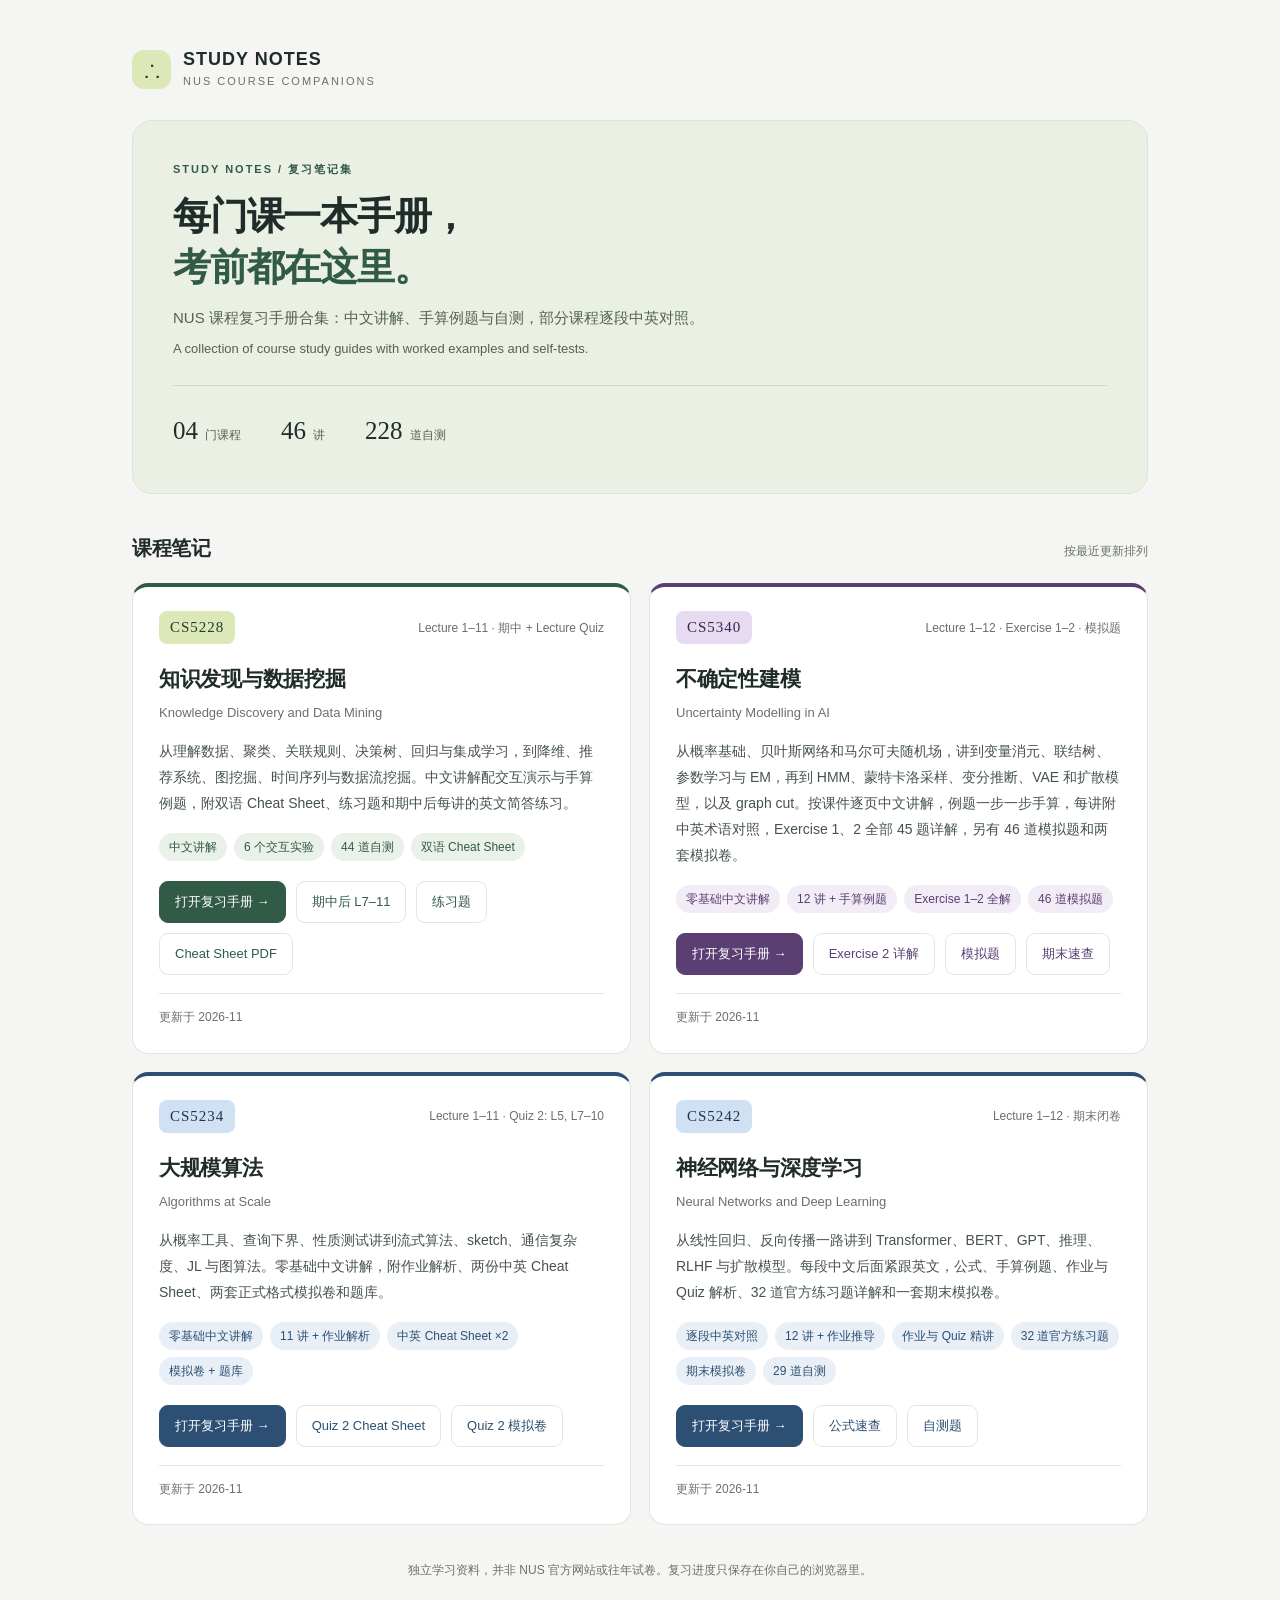
<file: index.html>
<!doctype html>
<html lang="zh-CN">
<head>
<meta charset="utf-8"><meta name="viewport" content="width=device-width,initial-scale=1">
<meta name="description" content="NUS 课程复习手册合集：中文讲解、手算例题与自测，部分课程逐段中英对照。">
<title>复习笔记 · Study Notes</title>
<link rel="stylesheet" href="assets/site.css">
<script>(function(){var h=location.hash;if(/^#(overview|lecture[1-6]|review|cheat-sheet)$/.test(h))location.replace("cs5228-study.html"+h)})();</script>
</head>
<body>
<main class="hub">
 <div class="hub-brand"><span class="brandmark" aria-hidden="true">∴</span><div><strong>STUDY NOTES</strong><small>NUS COURSE COMPANIONS</small></div></div>
 <section class="hub-hero">
  <div class="eyebrow" style="color:#315b47">STUDY NOTES / 复习笔记集</div>
  <h1>每门课一本手册，<br><span>考前都在这里。</span></h1>
  <p>NUS 课程复习手册合集：中文讲解、手算例题与自测，部分课程逐段中英对照。</p>
  <p class="en-sub">A collection of course study guides with worked examples and self-tests.</p>
  <div class="hub-metrics"><div><b>04</b><span>门课程</span></div><div><b>46</b><span>讲</span></div><div><b>228</b><span>道自测</span></div></div>
 </section>
 <div class="sectionhead"><h2>课程笔记</h2><small>按最近更新排列</small></div>
 <div class="course-grid">
 <article class="course-card accent-green"><div class="course-top"><span class="course-code">CS5228</span><span>Lecture 1–11 · 期中 + Lecture Quiz</span></div><h2>知识发现与数据挖掘</h2><p class="en-sub">Knowledge Discovery and Data Mining</p><p class="course-summary">从理解数据、聚类、关联规则、决策树、回归与集成学习，到降维、推荐系统、图挖掘、时间序列与数据流挖掘。中文讲解配交互演示与手算例题，附双语 Cheat Sheet、练习题和期中后每讲的英文简答练习。</p><ul class="chips"><li>中文讲解</li><li>6 个交互实验</li><li>44 道自测</li><li>双语 Cheat Sheet</li></ul><div class="course-links"><a href="cs5228-study.html" class="primary">打开复习手册 →</a><a href="cs5228-study.html#lecture7">期中后 L7–11</a><a href="cs5228-practice.html">练习题</a><a href="cs5228-bilingual-cheat-sheet.pdf">Cheat Sheet PDF</a></div><div class="course-foot">更新于 2026-11</div></article><article class="course-card accent-plum"><div class="course-top"><span class="course-code">CS5340</span><span>Lecture 1–12 · Exercise 1–2 · 模拟题</span></div><h2>不确定性建模</h2><p class="en-sub">Uncertainty Modelling in AI</p><p class="course-summary">从概率基础、贝叶斯网络和马尔可夫随机场，讲到变量消元、联结树、参数学习与 EM，再到 HMM、蒙特卡洛采样、变分推断、VAE 和扩散模型，以及 graph cut。按课件逐页中文讲解，例题一步一步手算，每讲附中英术语对照，Exercise 1、2 全部 45 题详解，另有 46 道模拟题和两套模拟卷。</p><ul class="chips"><li>零基础中文讲解</li><li>12 讲 + 手算例题</li><li>Exercise 1–2 全解</li><li>46 道模拟题</li></ul><div class="course-links"><a href="cs5340-study.html" class="primary">打开复习手册 →</a><a href="cs5340-study.html#ex2">Exercise 2 详解</a><a href="cs5340-study.html#mock">模拟题</a><a href="cs5340-study.html#final">期末速查</a></div><div class="course-foot">更新于 2026-11</div></article><article class="course-card accent-blue"><div class="course-top"><span class="course-code">CS5234</span><span>Lecture 1–11 · Quiz 2: L5, L7–10</span></div><h2>大规模算法</h2><p class="en-sub">Algorithms at Scale</p><p class="course-summary">从概率工具、查询下界、性质测试讲到流式算法、sketch、通信复杂度、JL 与图算法。零基础中文讲解，附作业解析、两份中英 Cheat Sheet、两套正式格式模拟卷和题库。</p><ul class="chips"><li>零基础中文讲解</li><li>11 讲 + 作业解析</li><li>中英 Cheat Sheet ×2</li><li>模拟卷 + 题库</li></ul><div class="course-links"><a href="cs5234-study.html" class="primary">打开复习手册 →</a><a href="cs5234-study.html#sheet2">Quiz 2 Cheat Sheet</a><a href="cs5234-study.html#paper2">Quiz 2 模拟卷</a></div><div class="course-foot">更新于 2026-11</div></article><article class="course-card accent-blue"><div class="course-top"><span class="course-code">CS5242</span><span>Lecture 1–12 · 期末闭卷</span></div><h2>神经网络与深度学习</h2><p class="en-sub">Neural Networks and Deep Learning</p><p class="course-summary">从线性回归、反向传播一路讲到 Transformer、BERT、GPT、推理、RLHF 与扩散模型。每段中文后面紧跟英文，公式、手算例题、作业与 Quiz 解析、32 道官方练习题详解和一套期末模拟卷。</p><ul class="chips"><li>逐段中英对照</li><li>12 讲 + 作业推导</li><li>作业与 Quiz 精讲</li><li>32 道官方练习题</li><li>期末模拟卷</li><li>29 道自测</li></ul><div class="course-links"><a href="cs5242-study.html" class="primary">打开复习手册 →</a><a href="cs5242-study.html#formulas">公式速查</a><a href="cs5242-study.html#selftest">自测题</a></div><div class="course-foot">更新于 2026-11</div></article>
 </div>
 <p class="hub-foot">独立学习资料，并非 NUS 官方网站或往年试卷。复习进度只保存在你自己的浏览器里。</p>
</main>
</body>
</html>
</file>
<file: assets/site.css>
/* Shared styles for the notes hub (index.html) and generated study pages.
   Visual language follows cs5228-study.html; each course sets its accent via body.accent-*. */
:root{
  --bg:#f5f6f3;--paper:#fff;--ink:#202c29;--muted:#68716b;--line:#e1e6df;
  --sand:#fff4e5;--orange:#925221;--radius:16px;
  --accent:#315b47;--accent-dark:#234a37;--nav:#182e26;--nav-hover:#284236;--nav-text:#c9d5cc;--nav-muted:#acbeb3;
  --pill:#dce8b8;--pill-ink:#243b2b;--soft:#eaf1e8;--hero:#eaf0e4;--hero-line:#dce4d5;--th:#edf1e9;--th-ink:#36503d;
  --card-hover:#89a083;--index:#829678;--track:#3b5145;--en:#5d6b63;
}
.accent-blue{
  --accent:#2d4f73;--accent-dark:#223d5b;--nav:#142235;--nav-hover:#22364f;--nav-text:#c7d3df;--nav-muted:#9fb2c6;
  --pill:#cfe1f2;--pill-ink:#1d3550;--soft:#e8eff6;--hero:#e6eef5;--hero-line:#d3e0ec;--th:#e9f0f6;--th-ink:#2e4a66;
  --card-hover:#7f9bb8;--index:#7891ab;--track:#33475e;--en:#57677a;
}
.accent-plum{
  --accent:#5b3f73;--accent-dark:#46305a;--nav:#21172c;--nav-hover:#33253f;--nav-text:#d5cbe0;--nav-muted:#b1a2c1;
  --pill:#e6dbf1;--pill-ink:#382650;--soft:#f1ecf6;--hero:#efe9f4;--hero-line:#e1d7ea;--th:#f1ecf6;--th-ink:#4a3462;
  --card-hover:#a28ab8;--index:#9884ab;--track:#46395a;--en:#675d73;
}
*{box-sizing:border-box}
html{scroll-behavior:smooth}
body{margin:0;background:var(--bg);color:var(--ink);font-family:-apple-system,BlinkMacSystemFont,"Segoe UI","PingFang SC","Microsoft YaHei",sans-serif;font-size:15px;line-height:1.85}
button,input{font:inherit}
button,a,input,summary{touch-action:manipulation}
button{cursor:pointer;border:1px solid var(--line);border-radius:9px;padding:8px 16px;color:var(--ink);background:#fff;font-weight:550}
button:hover{background:var(--soft)}
a{color:var(--accent)}
button:focus-visible,a:focus-visible,summary:focus-visible,input:focus-visible{outline:3px solid #b88a40;outline-offset:4px}
.primary,a.primary{background:var(--accent);color:#fff;border-color:var(--accent)}
.primary:hover,a.primary:hover{background:var(--accent-dark)}
.skip{position:fixed;top:-100px;left:20px;z-index:99;background:#fff;padding:12px}
.skip:focus{top:12px}
[hidden]{display:none!important}
.eyebrow{text-transform:uppercase;color:var(--accent);font-size:11px;font-weight:700;letter-spacing:2px}
.en-sub{color:var(--muted);margin:0}
code{background:var(--soft);padding:2px 5px;border-radius:4px;font-size:.92em}

/* ---------- Hub ---------- */
.hub{max-width:1080px;margin:0 auto;padding:48px 32px 56px}
.hub-brand{display:flex;gap:12px;align-items:center;margin-bottom:28px}
.hub-brand .brandmark{background:#dce8b8;color:#233e2e}
.hub-brand strong{font-size:18px;letter-spacing:1px;display:block;line-height:1.3}
.hub-brand small{display:block;font-size:11px;color:var(--muted);letter-spacing:2px}
.hub-hero{padding:38px 40px;background:#eaf0e4;border:1px solid #dce4d5;border-radius:20px}
.hub-hero h1{font-size:38px;line-height:1.35;letter-spacing:-1.2px;margin:12px 0 10px}
.hub-hero h1 span{color:#315b47}
.hub-hero p{color:#53634f;max-width:620px;margin:0;font-size:15px}
.hub-hero .en-sub{font-size:13px;margin-top:6px}
.hub-metrics{display:flex;gap:40px;margin-top:24px;padding-top:22px;border-top:1px solid #cedac7;flex-wrap:wrap}
.hub-metrics b{font-family:Georgia,serif;font-size:25px;font-weight:400;margin-right:7px}
.hub-metrics span{font-size:12px;color:#576552}
.sectionhead{display:flex;justify-content:space-between;align-items:baseline;margin:36px 0 16px;gap:12px}
.sectionhead h2{font-size:20px;margin:0;letter-spacing:-.4px}
.sectionhead small{font-size:12px;color:var(--muted)}
.course-grid{display:grid;grid-template-columns:repeat(2,1fr);gap:18px}
.course-card{display:flex;flex-direction:column;background:var(--paper);border:1px solid var(--line);border-top:4px solid var(--accent);border-radius:var(--radius);padding:24px 26px}
.course-top{display:flex;justify-content:space-between;align-items:center;gap:12px;font-size:12px;color:var(--muted)}
.course-code{font-family:Georgia,serif;font-size:15px;letter-spacing:1px;color:var(--pill-ink);background:var(--pill);padding:3px 11px;border-radius:8px}
.course-card h2{font-size:21px;margin:16px 0 2px;letter-spacing:-.3px}
.course-card .en-sub{font-size:13px}
.course-summary{font-size:14px;color:#46534c;margin:14px 0 4px}
.chips{display:flex;flex-wrap:wrap;gap:7px;list-style:none;padding:0;margin:12px 0 20px}
.chips li{font-size:12px;background:var(--soft);color:var(--accent);padding:3px 10px;border-radius:20px}
.course-links{display:flex;flex-wrap:wrap;gap:10px;margin-top:auto}
.course-links a{display:inline-block;padding:8px 15px;border:1px solid var(--line);border-radius:9px;text-decoration:none;font-size:13px;background:#fff}
.course-links a:not(.primary):hover{background:var(--soft)}
.course-links a.primary{background:var(--accent);color:#fff;border-color:var(--accent)}
.course-links a.primary:hover{background:var(--accent-dark)}
.course-foot{font-size:12px;color:var(--muted);border-top:1px solid var(--line);margin-top:18px;padding-top:12px}
.hub-foot{font-size:12px;color:var(--muted);margin-top:34px;text-align:center}

/* ---------- Study page shell ---------- */
.brandmark{width:39px;height:39px;display:grid;place-items:center;background:var(--pill);color:var(--pill-ink);font-family:Georgia,serif;font-size:23px;border-radius:12px;flex:none}
aside{position:fixed;inset:0 auto 0 0;width:250px;background:var(--nav);color:#f3f6ef;padding:22px 20px 26px;display:flex;flex-direction:column;z-index:30;overflow:auto}
.back-link{display:inline-block;color:var(--nav-muted);text-decoration:none;font-size:12px;letter-spacing:1px;margin:0 0 20px 2px}
.back-link:hover{color:#fff}
.brand{display:flex;gap:12px;align-items:center}
.brand strong{font-size:19px;letter-spacing:1px}
.brand small{display:block;font-size:11px;color:var(--nav-muted);letter-spacing:2px}
.navlabel{font-size:11px;color:var(--nav-muted);letter-spacing:2px;margin:26px 12px 8px}
nav{display:grid;gap:3px}
nav a{color:var(--nav-text);text-decoration:none;display:flex;gap:12px;align-items:center;padding:8px 12px;border-radius:9px;font-size:14px;line-height:1.5}
nav a:hover{background:var(--nav-hover)}
nav a.active{background:var(--pill);color:var(--pill-ink)}
nav .num{font-family:Georgia,serif;opacity:.7;min-width:22px;font-size:13px}
nav .done{margin-left:auto;font-size:12px}
.sidebar-foot{margin-top:auto;padding-top:28px;font-size:12px;color:var(--nav-muted)}
.progressbar{height:5px;background:var(--track);border-radius:5px;overflow:hidden;margin:10px 0}
.progressbar span{display:block;height:100%;background:var(--pill);transition:width .2s}
.workspace{margin-left:250px}
.topbar{position:sticky;top:0;z-index:20;height:72px;display:flex;align-items:center;gap:14px;padding:0 48px;border-bottom:1px solid var(--line);background:rgba(245,246,243,.96)}
.crumb{font-size:13px;color:var(--muted);margin-right:auto;white-space:nowrap;overflow:hidden;text-overflow:ellipsis;min-width:0}
.crumb b{color:var(--ink);font-weight:500}
.searchbox{position:relative;width:240px;flex:none}
.searchbox input{width:100%;border:1px solid var(--line);border-radius:9px;background:#fff;padding:8px 12px;font-size:13px}
.search-results{position:absolute;right:0;top:46px;width:400px;max-height:440px;overflow:auto;background:#fff;box-shadow:0 12px 50px rgba(20,34,53,.14);border:1px solid var(--line);border-radius:12px;z-index:40}
.search-results a{display:block;text-decoration:none;padding:12px 14px;border-bottom:1px solid var(--line);font-size:13px}
.search-results a small{display:block;color:var(--muted)}
.search-results p{padding:12px;margin:0;font-size:13px}
.topbar .tool{font-size:12px;background:transparent;padding:7px 11px;white-space:nowrap}
.topbar .tool[aria-pressed="true"]{background:var(--soft);border-color:var(--card-hover);color:var(--accent)}
.menu-toggle{display:none}
.content{max-width:1000px;margin:auto;padding:40px 48px 60px}
.page{scroll-margin-top:140px}
.footer{text-align:center;color:var(--muted);font-size:11px;padding:10px 20px 30px}

/* overview */
.hero{padding:36px 38px;background:var(--hero);border:1px solid var(--hero-line);border-radius:20px}
.hero h1{font-size:38px;line-height:1.35;letter-spacing:-1.5px;margin:14px 0 17px}
.hero h1 span{color:var(--accent)}
.hero p{color:#4f5d66;max-width:600px;font-size:14px;margin:0}
.hero .primary{margin-top:18px}
.metrics{display:flex;gap:40px;margin-top:24px;padding-top:22px;border-top:1px solid var(--hero-line);flex-wrap:wrap}
.metrics b{font-family:Georgia,serif;font-size:25px;font-weight:400;margin-right:7px}
.metrics span{font-size:12px;color:var(--muted)}
.intro-note{font-size:12px;color:var(--muted);margin-top:18px}
.chapter-grid{display:grid;grid-template-columns:repeat(3,1fr);gap:15px}
.chapter-card{display:flex;flex-direction:column;text-decoration:none;color:var(--ink);padding:20px 22px;background:var(--paper);border:1px solid var(--line);border-radius:var(--radius);transition:transform .15s,border-color .15s}
.chapter-card:hover{transform:translateY(-3px);border-color:var(--card-hover)}
.cardtop{display:flex;align-items:center;justify-content:space-between;font-size:11px;color:var(--muted);gap:8px}
.chapter-card .index{font-family:Georgia,serif;font-size:27px;color:var(--index)}
.chapter-card h3{font-size:16px;margin:10px 0 6px;line-height:1.5}
.chapter-card p{font-size:13px;color:var(--muted);margin:0 0 16px;line-height:1.75}
.cardbottom{margin-top:auto;border-top:1px solid var(--line);padding-top:10px;display:flex;justify-content:space-between;font-size:12px;color:var(--accent)}

/* lesson pages */
.lesson-head{border-bottom:1px solid var(--line);padding-bottom:22px;margin-bottom:22px}
.lesson-head h1{font-size:30px;line-height:1.4;margin:8px 0 6px;letter-spacing:-.6px}
.lesson-head .en-sub{font-size:15px}
.toc{display:flex;flex-wrap:wrap;gap:8px;margin:0 0 8px}
.toc button{font-size:12px;font-weight:500;padding:5px 11px;border-radius:20px;background:#fff;color:var(--accent)}
.toc-label{font-size:11px;letter-spacing:2px;color:var(--muted);margin:0 0 8px}
.lesson h2{font-size:21px;line-height:1.5;margin:38px 0 12px;letter-spacing:-.3px;scroll-margin-top:90px}
.lesson h3{font-size:16.5px;line-height:1.55;margin:28px 0 8px;scroll-margin-top:90px}
.lesson h2 .en-inline,.lesson h3 .en-inline{display:block;font-size:13px;font-weight:500;color:var(--muted);letter-spacing:0;margin-top:2px}
.lesson p{margin:10px 0}
.lesson li{margin:6px 0}
.lesson li>p{margin:4px 0}
.lesson ul,.lesson ol{padding-left:24px}
.lesson p.en,.lesson li p.en{color:var(--en);font-size:14px;line-height:1.75;margin-top:-2px}
.lesson > p.en{padding-left:14px;border-left:2px solid var(--line)}
.summary{background:var(--paper);border:1px solid var(--line);border-left:4px solid var(--accent);border-radius:0 12px 12px 0;padding:14px 20px;margin:4px 0 22px}
.summary p{margin:6px 0}
.summary > p.en{border:0;padding:0}
.pitfall{background:var(--sand);border-left:3px solid #be8a4e;padding:6px 20px 10px;border-radius:0 12px 12px 0;margin:28px 0}
.pitfall h2,.pitfall h3{margin-top:12px;color:var(--orange)}
.math{background:#f3f5f1;border-radius:10px;padding:6px 18px;margin:16px 0;overflow-x:auto;overflow-y:hidden}
.accent-blue .math{background:#f1f4f8}
.accent-plum .math{background:#f5f2f7}
.lesson p>img{display:block;max-width:100%;height:auto;margin:18px auto 6px;background:#fff;border:1px solid var(--line);border-radius:12px;padding:10px}
.lesson blockquote{margin:16px 0;padding:6px 18px;background:var(--soft);border-left:3px solid var(--accent);border-radius:0 12px 12px 0}
.math .katex-display{margin:.8em 0}
.lesson pre{max-width:100%;overflow-x:auto;margin:16px 0;padding:12px 16px;background:var(--soft);border-radius:10px;font-size:13px;line-height:1.6}
.math pre{margin:12px 0;white-space:pre-wrap;font-size:13px}
.table-wrap{overflow-x:auto;margin:16px 0;border:1px solid var(--line);border-radius:12px;background:#fff}
table{border-collapse:collapse;width:100%;font-size:13px;background:#fff}
th,td{text-align:left;padding:11px 14px;border-bottom:1px solid var(--line);vertical-align:top;line-height:1.65}
th{background:var(--th);color:var(--th-ink);font-weight:600}
tr:last-child td{border-bottom:0}
td .en-inline,th .en-inline{display:block;color:var(--en);font-size:12px;margin-top:2px}
th .en-inline{color:var(--th-ink);opacity:.8;font-weight:500}
details{border:1px solid var(--line);border-radius:10px;background:#fff;margin:12px 0}
summary{padding:11px 16px;font-size:14px;font-weight:600;cursor:pointer;color:var(--accent)}
details>div{padding:2px 18px 12px}
details.answer{margin:10px 0 4px;background:var(--soft);border-color:transparent}
details.answer summary{font-size:13px;padding:7px 14px}
details.answer>div{padding:0 16px 8px}
details.reveal>div{padding:0 18px 8px}
.lesson-footer{border-top:1px solid var(--line);margin-top:38px;padding-top:24px;display:flex;gap:10px;justify-content:space-between;align-items:center;flex-wrap:wrap}
.lesson-footer a{text-decoration:none;font-size:13px;padding:8px 4px}
.complete-btn.completed{background:var(--soft);border-color:var(--card-hover);color:var(--accent)}

/* Chinese-only reading mode */
body.zh-only .en,body.zh-only .en-inline{display:none!important}

@media(max-width:1100px){
  aside{width:226px;padding:20px 14px}
  .workspace{margin-left:226px}
  .content{padding:32px 28px}
  .topbar{padding:0 28px}
  .chapter-grid{grid-template-columns:1fr 1fr}
  .searchbox{width:200px}
}
@media(max-width:760px){
  aside{transform:translateX(-100%);transition:transform .2s;width:270px}
  body.menu-open aside{transform:translateX(0);box-shadow:10px 0 50px rgba(20,34,53,.2)}
  .workspace{margin-left:0}
  .menu-toggle{display:block;padding:6px 10px;white-space:nowrap;font-size:13px}
  .topbar{height:62px;padding:0 16px;gap:8px}
  .crumb{display:none}
  .searchbox{width:auto;flex:1;min-width:0}
  .search-results{width:min(360px,calc(100vw - 32px));right:auto;left:0}
  .topbar #print{display:none}
  .content{padding:24px 16px 40px}
  .hero{padding:26px 22px}
  .hero h1{font-size:30px}
  .chapter-grid,.course-grid{grid-template-columns:1fr}
  .lesson-head h1{font-size:25px}
  .lesson h2{font-size:19px}
  .metrics,.hub-metrics{gap:22px}
  .hub{padding:28px 16px 40px}
  .hub-hero{padding:26px 22px}
  .hub-hero h1{font-size:30px}
  .course-card{padding:20px}
  .lesson-footer .complete-btn{order:3;width:100%}
  .math{padding:4px 12px}
  .toc{flex-wrap:nowrap;overflow-x:auto;padding-bottom:6px;margin-right:-16px}
  .toc button{white-space:nowrap;flex:none}
}
@media(prefers-reduced-motion:reduce){html{scroll-behavior:auto}*{transition:none!important}}
@media print{
  aside,.topbar,.lesson-footer,.footer,.search-results,.toc,.toc-label,.hero .primary{display:none!important}
  .workspace{margin:0}
  .content{max-width:none;padding:0}
  body{background:#fff;font-size:10.5pt;line-height:1.6}
  .page[hidden]{display:block!important}
  .page{break-before:page}
  .page:first-child{break-before:auto}
  .summary,.pitfall,.math,.table-wrap,details{break-inside:avoid}
  details>div{display:block!important}
  .lesson h2,.lesson h3{break-after:avoid}
}
</file>
